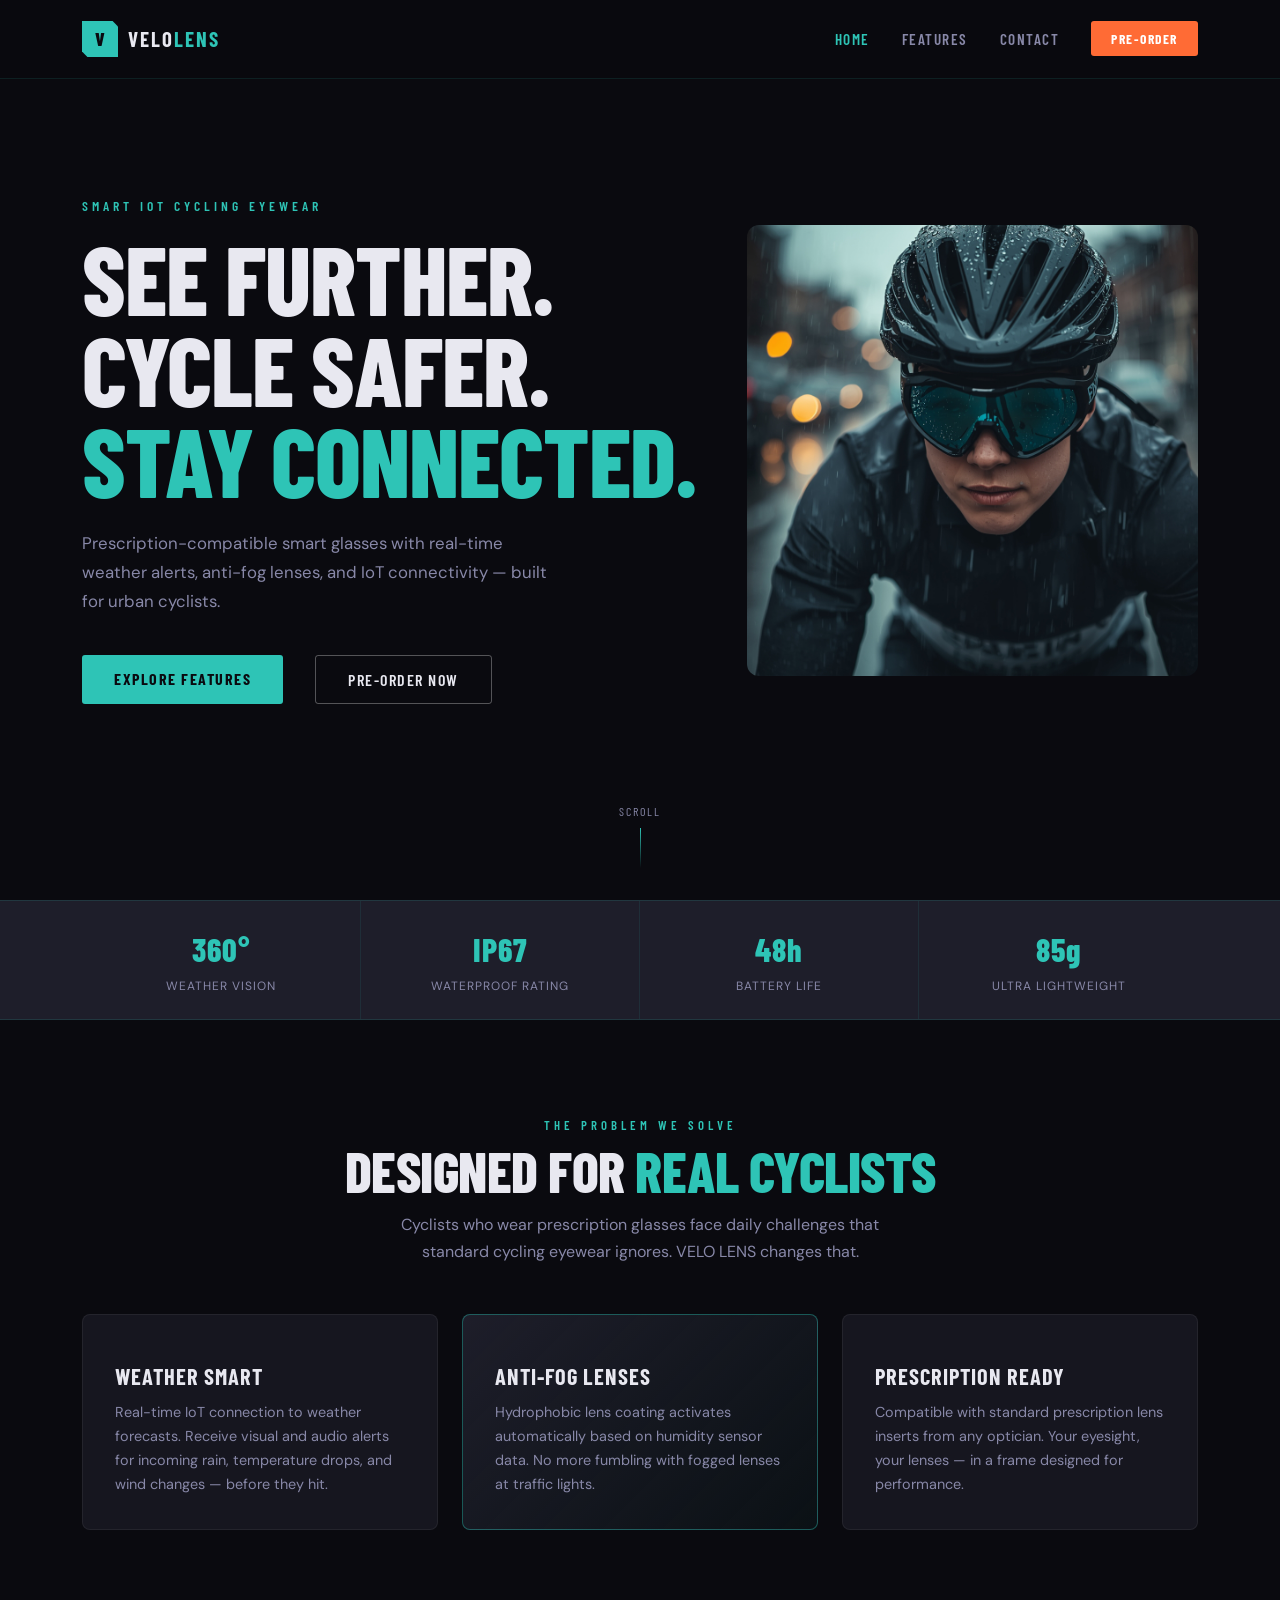
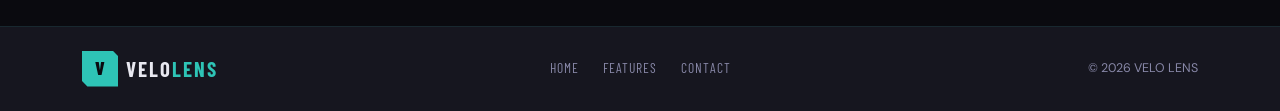
<file: index.html>
<!doctype html>

<html lang="en">
	<head>
    <meta charset="UTF-8" />
    <meta name="viewport" content="width=device-width, initial-scale=1.0" />
    <title>VELO LENS Smart Cycling Glasses</title>

    <link 
        rel="stylesheet" 
        href="https://cdn.jsdelivr.net/npm/bootstrap@5.3.0/dist/css/bootstrap.min.css" 
    />

    <link
        href="https://fonts.googleapis.com/css2?family=Barlow+Condensed:wght@300;400;600;700;800&family=DM+Sans:wght@300;400;500;600&display=swap"
        rel="stylesheet"
    />

    <link rel="stylesheet" href="css/style.css" />
</head>
	<body>
		
		<nav class="navbar navbar-expand-lg fixed-top" id="mainNav">
			<div class="container">
				<a class="navbar-brand" href="index.html">
					<span class="brand-icon">V</span>
					<span class="brand-text">VELO<span class="brand-accent">LENS</span></span>
				</a>
				<button
					class="navbar-toggler"
					type="button"
					data-bs-toggle="collapse"
					data-bs-target="#navContent"
				>
					<span class="navbar-toggler-icon"></span>
				</button>
				<div class="collapse navbar-collapse" id="navContent">
					<ul class="navbar-nav ms-auto">
						<li class="nav-item">
							<a class="nav-link active" href="index.html">Home</a>
						</li>
						<li class="nav-item">
							<a class="nav-link" href="features.html">Features</a>
						</li>
						<li class="nav-item">
							<a class="nav-link" href="contact.html">Contact</a>
						</li>
						<li class="nav-item ms-lg-3">
							<a class="btn btn-cta-sm" href="contact.html">Pre-Order</a>
						</li>
					</ul>
				</div>
			</div>
		</nav>

<section class="hero">	
	
	<div class="container hero-content">
		<div class="row align-items-center min-vh-100">
			<div class="col-lg-7">
				<p class="hero-eyebrow">Smart IoT Cycling Eyewear</p>
				<h1 class="hero-title">
					See Further.<br />Cycle Safer.<br /><span class="text-teal"
						>Stay Connected.</span
					>
				</h1>
				<p class="hero-subtitle">
					Prescription-compatible smart glasses with real-time weather alerts, anti-fog
					lenses, and IoT connectivity — built for urban cyclists.
				</p>
				<div class="hero-btns">
					<a href="features.html" class="btn btn-primary-cta me-3">Explore Features</a>
					<a href="contact.html" class="btn btn-outline-cta">Pre-Order Now</a>
				</div>
			</div>
			<div class="col-lg-5 d-none d-lg-flex justify-content-center align-items-center">
				<img
					src="assets/ImageCycle.jpg"
					alt="VeloLens Commuter Image"
					class="hero-img"
				/>
			</div>
		</div>
	</div>
	<div class="hero-scroll">
		<span>Scroll</span>
		<div class="scroll-line"></div>
	</div>
</section>
 <!-- STATS BAR -->
  <section class="stats-bar">
    <div class="container">
      <div class="row g-0">
        <div class="col-6 col-md-3 stat-item">
          <span class="stat-num">360°</span>
          <span class="stat-label">Weather Vision</span>
        </div>
        <div class="col-6 col-md-3 stat-item">
          <span class="stat-num">IP67</span>
          <span class="stat-label">Waterproof Rating</span>
        </div>
        <div class="col-6 col-md-3 stat-item">
          <span class="stat-num">48h</span>
          <span class="stat-label">Battery Life</span>
        </div>
        <div class="col-6 col-md-3 stat-item">
          <span class="stat-num">85g</span>
          <span class="stat-label">Ultra Lightweight</span>
        </div>
      </div>
    </div>
  </section>

<!-- WHY VELO LENS -->
<section class="section-dark py-5">
	<div class="container py-5">
		<div class="row mb-5">
			<div class="col-12 text-center">
				<p class="section-eyebrow">The Problem We Solve</p>
				<h2 class="section-title">
					Designed for <span class="text-teal">Real Cyclists</span>
				</h2>
				<p class="section-sub">
					Cyclists who wear prescription glasses face daily challenges that standard
					cycling eyewear ignores. VELO LENS changes that.
				</p>
			</div>
		</div>
		<div class="row g-4">
			<div class="col-md-4">
				<div class="feature-card">
					<div class="feature-icon"><i class="fa-solid fa-cloud-rain"></i></div>
					<h3 class="feature-title">Weather Smart</h3>
					<p class="feature-text">
						Real-time IoT connection to weather forecasts. Receive visual and audio
						alerts for incoming rain, temperature drops, and wind changes — before they
						hit.
					</p>
				</div>
			</div>
			<div class="col-md-4">
				<div class="feature-card feature-card--highlight">
					<div class="feature-icon"><i class="fa-solid fa-eye"></i></div>
					<h3 class="feature-title">Anti-Fog Lenses</h3>
					<p class="feature-text">
						Hydrophobic lens coating activates automatically based on humidity sensor
						data. No more fumbling with fogged lenses at traffic lights.
					</p>
				</div>
			</div>
			<div class="col-md-4">
				<div class="feature-card">
					<div class="feature-icon"><i class="fa-solid fa-glasses"></i></div>
					<h3 class="feature-title">Prescription Ready</h3>
					<p class="feature-text">
						Compatible with standard prescription lens inserts from any optician. Your
						eyesight, your lenses — in a frame designed for performance.
					</p>
				</div>
			</div>
		</div>
	</div>
</section>


<!-- FOOTER -->
<footer class="site-footer py-4">
  <div class="container">
    <div class="row align-items-center">
      <div class="col-md-4 text-center text-md-start mb-3 mb-md-0">
        <a class="footer-brand" href="index.html">
          <span class="brand-icon">V</span>
          <span class="brand-text">VELO<span class="brand-accent">LENS</span></span>
        </a>
      </div>

      <div class="col-md-4 text-center mb-3 mb-md-0">
        <nav class="footer-nav">
          <a href="index.html">Home</a>
          <a href="features.html">Features</a>
          <a href="contact.html">Contact</a>
        </nav>
      </div>

      <div class="col-md-4 text-center text-md-end">
        <p class="footer-copy mb-0">© 2026 VELO LENS</p>
      </div>
    </div>
  </div>
</footer>
</file>
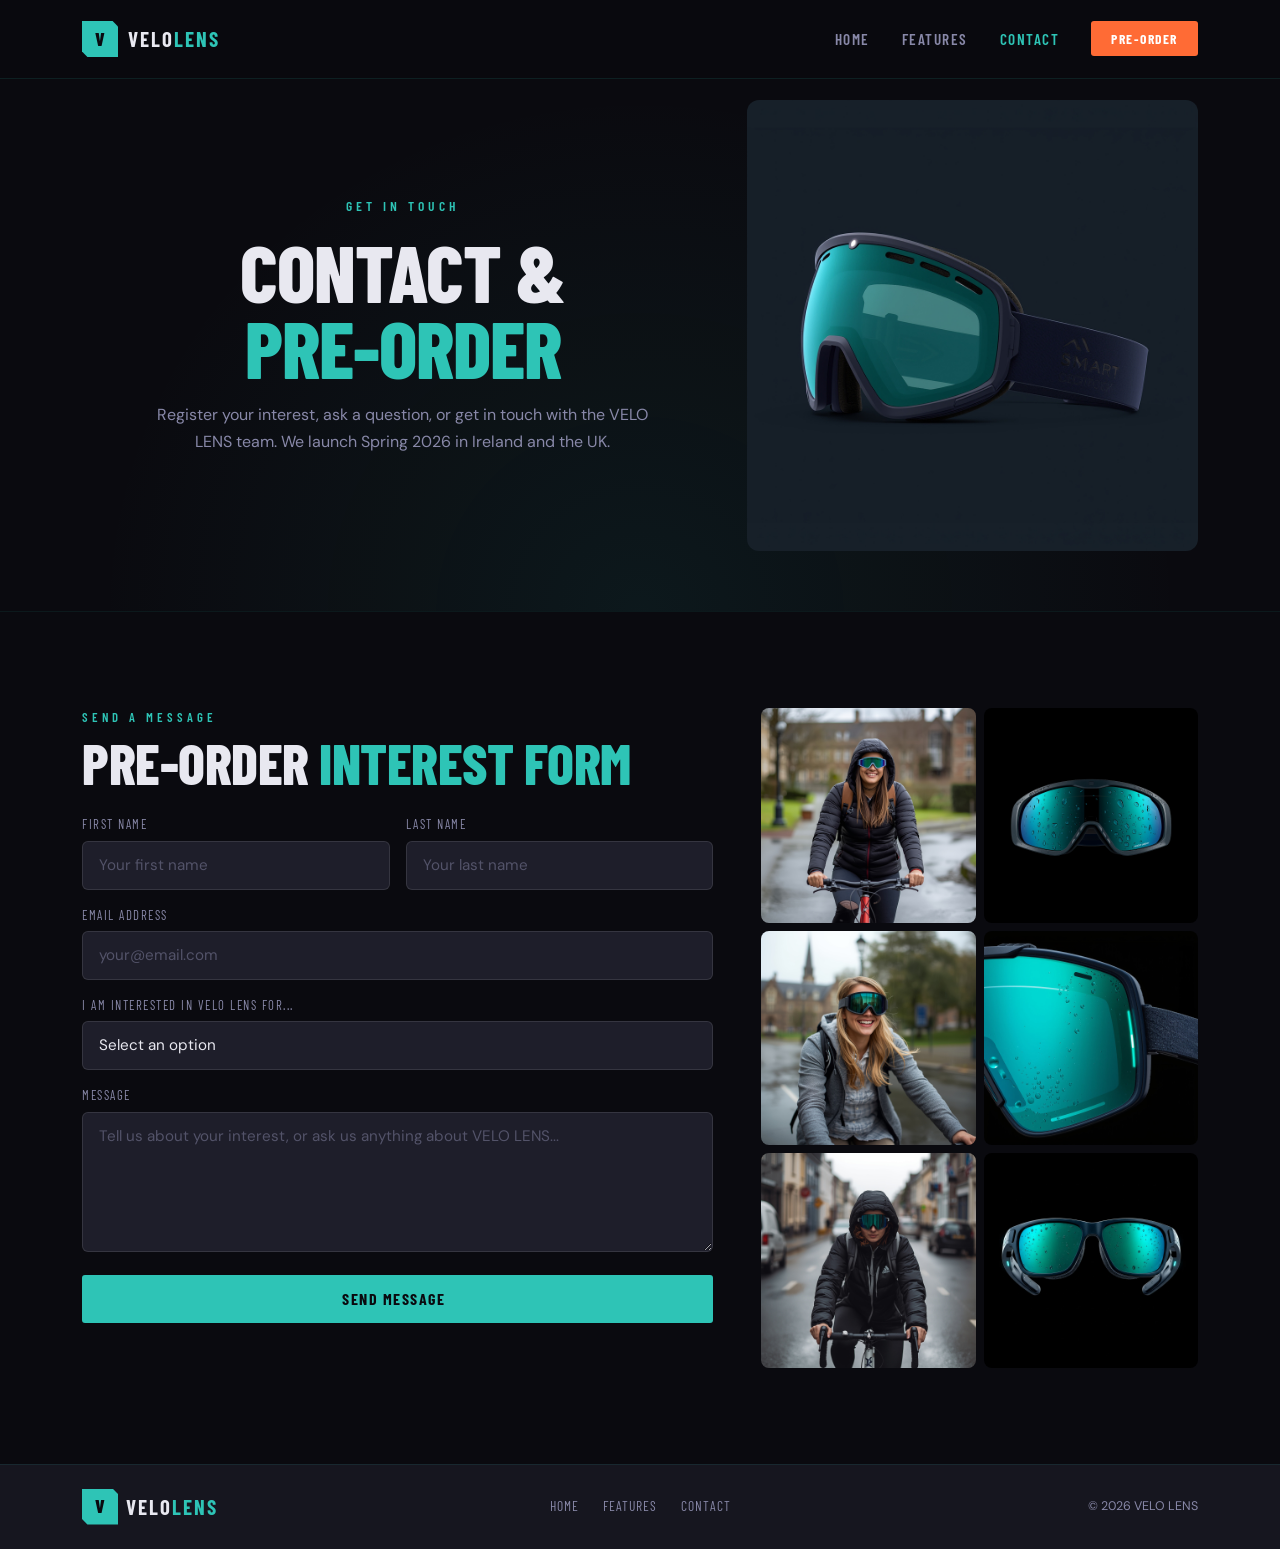
<file: contact.html>
<!doctype html>
<html lang="en">
	<head>
		<meta charset="UTF-8" />
		<meta name="viewport" content="width=device-width, initial-scale=1.0" />
		<title>Contact — VELO LENS</title>
		<link
			rel="stylesheet"
			href="https://cdn.jsdelivr.net/npm/bootstrap@5.3.0/dist/css/bootstrap.min.css"
		/>

		<link
			href="https://fonts.googleapis.com/css2?family=Barlow+Condensed:wght@300;400;600;700;800&family=DM+Sans:wght@300;400;500;600&display=swap"
			rel="stylesheet"
		/>

		<link rel="stylesheet" href="css/style.css" />
	</head>
	<body>
		
		<!-- NAVIGATION -->
		<nav class="navbar navbar-expand-lg fixed-top" id="mainNav">
			<div class="container">
				<a class="navbar-brand" href="index.html">
					<span class="brand-icon">V</span>
					<span class="brand-text">VELO<span class="brand-accent">LENS</span></span>
				</a>
				<button
					class="navbar-toggler"
					type="button"
					data-bs-toggle="collapse"
					data-bs-target="#navContent"
				>
					<span class="navbar-toggler-icon"></span>
				</button>
				<div class="collapse navbar-collapse" id="navContent">
					<ul class="navbar-nav ms-auto">
						<li class="nav-item"><a class="nav-link" href="index.html">Home</a></li>
						<li class="nav-item">
							<a class="nav-link" href="features.html">Features</a>
						</li>
						<li class="nav-item">
							<a class="nav-link active" href="contact.html">Contact</a>
						</li>
						<li class="nav-item ms-lg-3">
							<a class="btn btn-cta-sm" href="contact.html">Pre-Order</a>
						</li>
					</ul>
				</div>
			</div>
		</nav>

		<!--
		PAGE HERO -->

		<section class="page-hero">
			<div class="container">
				<div class="row align-items-center">
					<!-- COLUNA ESQUERDA: texto -->
					<div class="col-lg-7">
						<p class="hero-eyebrow">Get in Touch</p>
						<h1 class="page-hero-title">
							Contact &<br /><span class="text-teal">Pre-Order</span>
						</h1>
						<p class="page-hero-sub">
							Register your interest, ask a question, or get in touch with the VELO
							LENS team. We launch Spring 2026 in Ireland and the UK.
						</p>
					</div>

					<!-- COLUNA DIREITA: imagem -->
					<div class="col-lg-5 d-flex justify-content-center align-items-center">
						<img
							src="assets/ImageVeloLens.jpg"
							alt="VeloLens smart cycling goggles"
							class="hero-img"
						/>
					</div>
				</div>
			</div>
		</section>

		<!-- CONTACT SECTION -->
		<section class="section-dark py-5">
			<div class="container py-5">
				<div class="row g-5">
					<!-- FORM -->
					<div class="col-lg-7">
						<p class="section-eyebrow">Send a Message</p>
						<h2 class="section-title mb-4">
							Pre-Order <span class="text-teal">Interest Form</span>
						</h2>
						<form class="contact-form" id="contactForm" method="post" action="#">
							<div class="row g-3">
								<div class="col-md-6">
									<label class="form-label">First Name</label>
									<input
										type="text"
										class="form-input"
										placeholder="Your first name"
										required
									/>
								</div>
								<div class="col-md-6">
									<label class="form-label">Last Name</label>
									<input
										type="text"
										class="form-input"
										placeholder="Your last name"
										
									/>
								</div>
								<div class="col-12">
									<label class="form-label">Email Address</label>
									<input
										type="email"
										class="form-input"
										placeholder="your@email.com"
										required
									/>
								</div>
								<div class="col-12">
									<label class="form-label"
										>I am interested in VELO LENS for...</label
									>
									<select class="form-input">
										<option value="">Select an option</option>
										<option>Daily commute cycling</option>
										<option>Road cycling / sport</option>
										<option>Mountain biking</option>
										<option>Casual weekend cycling</option>
									</select>
								</div>
								<div class="col-12">
									<label class="form-label">Message</label>
									<textarea
										class="form-input form-textarea"
										rows="5"
										placeholder="Tell us about your interest, or ask us anything about VELO LENS..."
									></textarea>
								</div>
								<div class="col-12">
									<button type="submit" class="btn btn-primary-cta w-100">
										Send Message <i class="fa-solid fa-paper-plane ms-2"></i>
									</button>
								</div>
							</div>
						</form>
						
					</div>

					<!-- PHOTO GRID -->
<div class="col-lg-5">
    <div class="row g-2">
        <div class="col-6">
            <img src="assets/ImageCommuter2.jpg" alt="Cyclist in Galway" class="contact-photo" />
        </div>
        <div class="col-6">
            <img src="assets/ImageVeloLens3.jpg" alt="Cyclist in Galway" class="contact-photo" />
        </div>
        <div class="col-6">
            <img src="assets/ImageCommuter.jpg" alt="Cycling commuter" class="contact-photo" />
        </div>
        <div class="col-6">
            <img src="assets/ImageVeloLens4.jpg" alt="Smart goggles detail" class="contact-photo" />
        </div>
        <div class="col-6">
            <img src="assets/ImageCommuter3.jpg" alt="Student cyclist" class="contact-photo" />
        </div>
        <div class="col-6">
            <img src="assets/imageEarsFull.jpg" alt="Smart LENS ears version" class="contact-photo" />
        </div>
    </div>
</div>
		</section>

		
	<!-- FOOTER -->
<footer class="site-footer py-4">
  <div class="container">
    <div class="row align-items-center">
      <div class="col-md-4 text-center text-md-start mb-3 mb-md-0">
        <a class="footer-brand" href="index.html">
          <span class="brand-icon">V</span>
          <span class="brand-text">VELO<span class="brand-accent">LENS</span></span>
        </a>
      </div>

      <div class="col-md-4 text-center mb-3 mb-md-0">
        <nav class="footer-nav">
          <a href="index.html">Home</a>
          <a href="features.html">Features</a>
          <a href="contact.html">Contact</a>
        </nav>
      </div>

      <div class="col-md-4 text-center text-md-end">
        <p class="footer-copy mb-0">© 2026 VELO LENS</p>
      </div>
    </div>
  </div>
</footer>
</file>
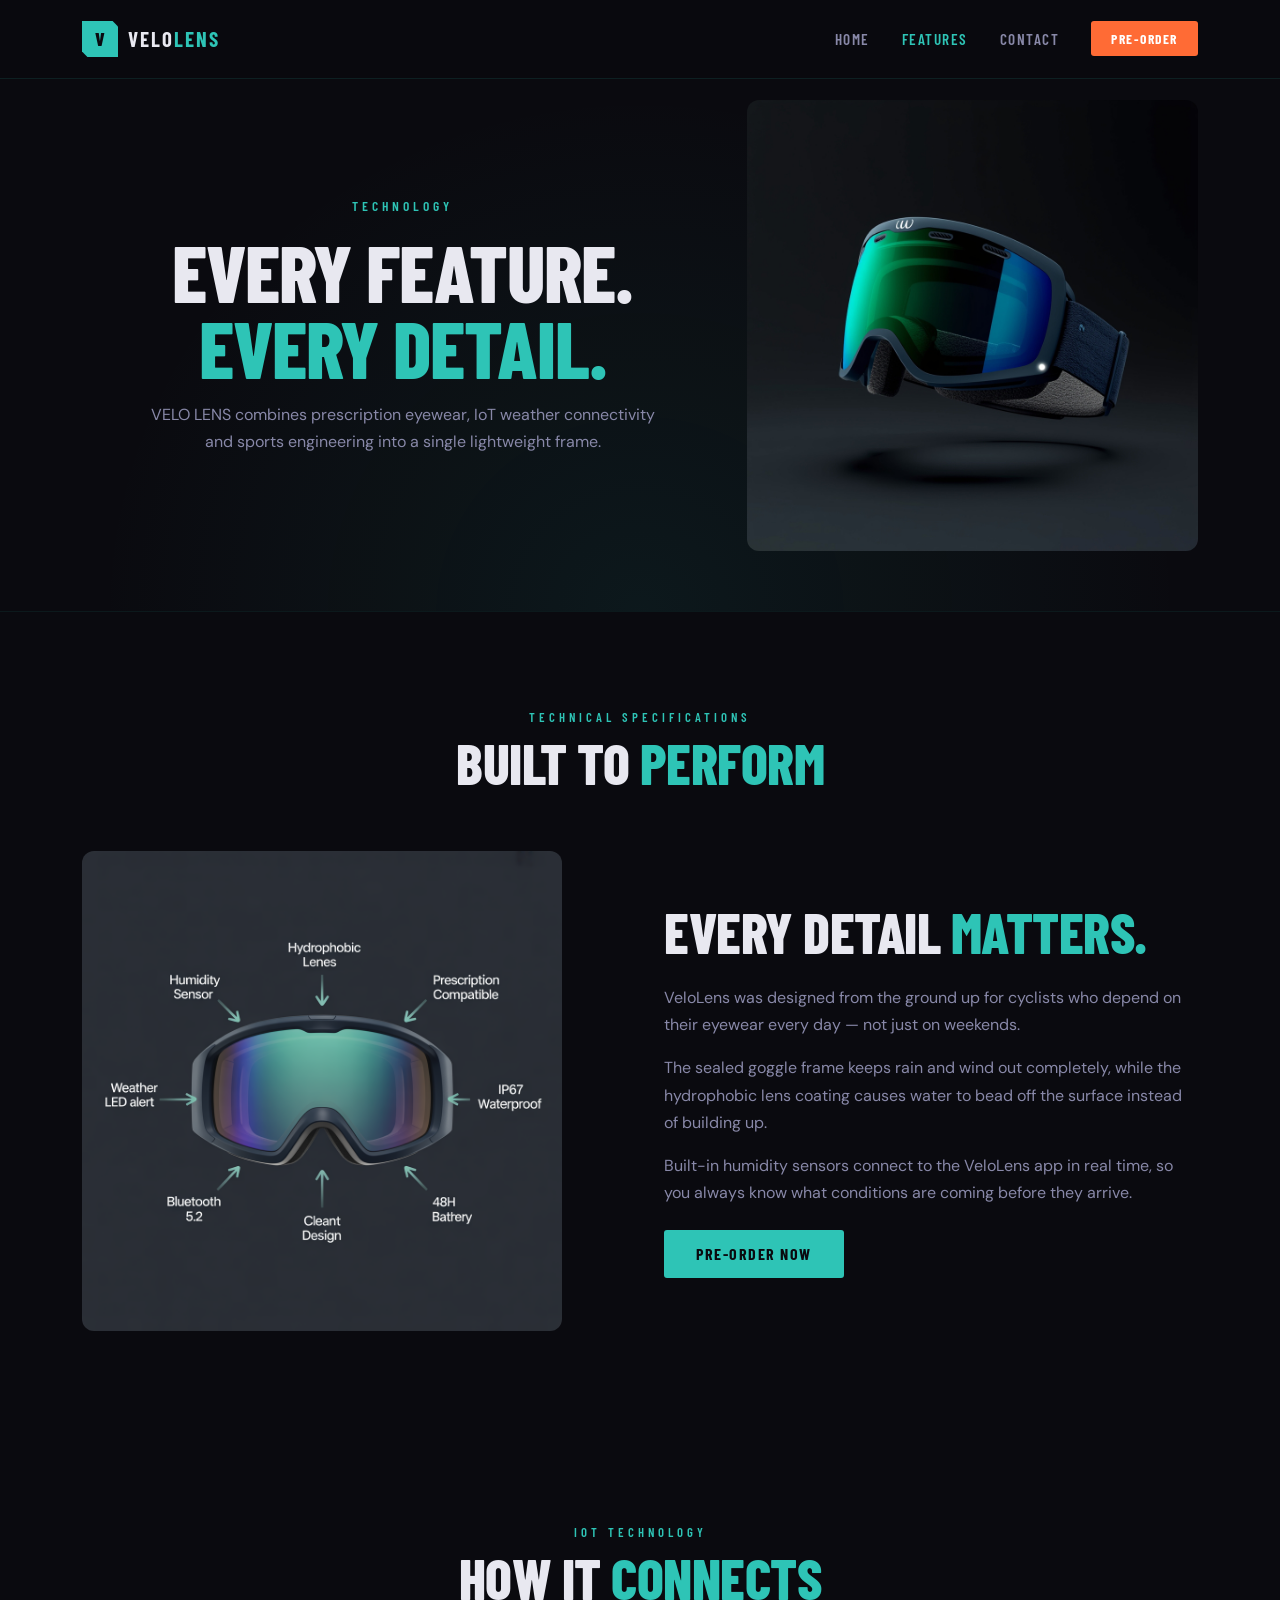
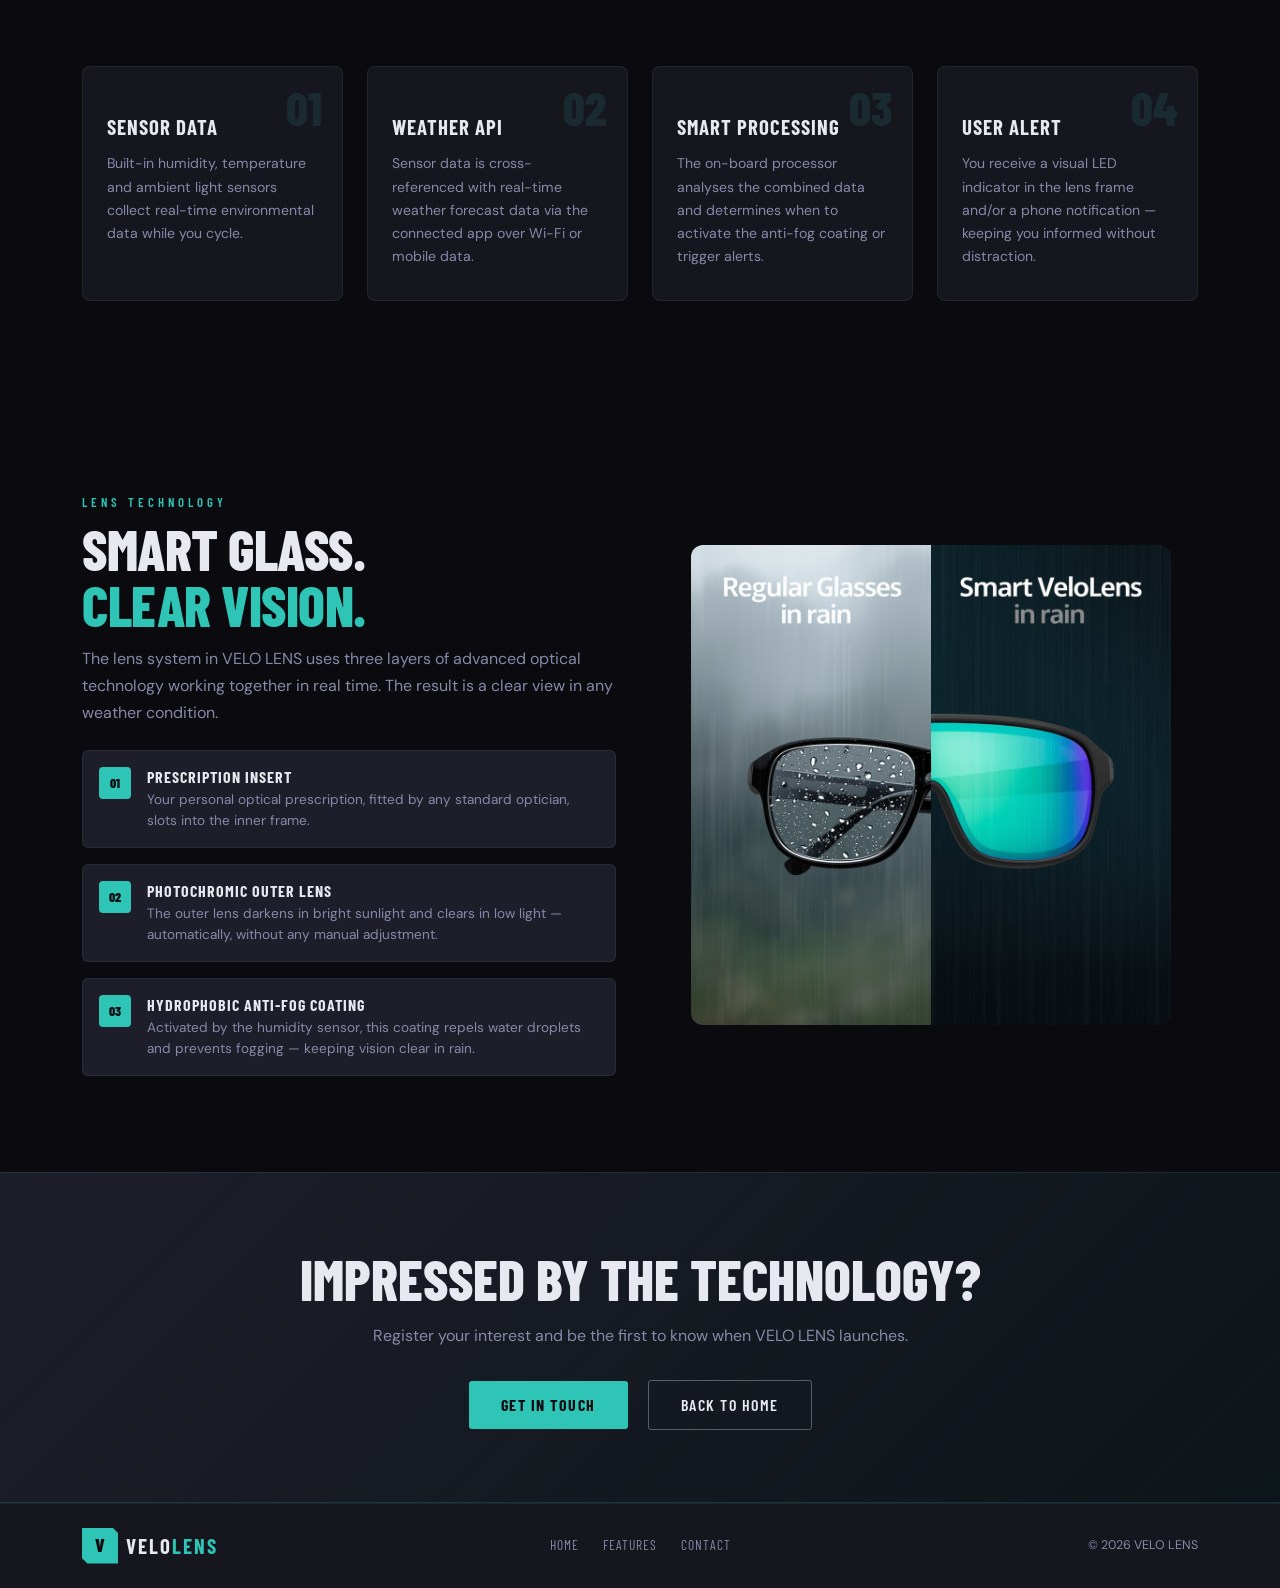
<file: features.html>
<!doctype html>
<html lang="en">
	<head>
		<meta charset="UTF-8" />						
		<meta name="viewport" content="width=device-width, initial-scale=1.0" />
		<title>Features — VELO LENS</title>
		
		 <link 
        rel="stylesheet" 
        href="https://cdn.jsdelivr.net/npm/bootstrap@5.3.0/dist/css/bootstrap.min.css" 
    />

    <link
        href="https://fonts.googleapis.com/css2?family=Barlow+Condensed:wght@300;400;600;700;800&family=DM+Sans:wght@300;400;500;600&display=swap"
        rel="stylesheet"
    />

    <link rel="stylesheet" href="css/style.css" />
	</head>

	<body>
		
		<!-- NAVIGATION -->
		<nav class="navbar navbar-expand-lg fixed-top" id="mainNav">
			<div class="container">
				<a class="navbar-brand" href="index.html">
					<span class="brand-icon">V</span>
					<span class="brand-text">VELO<span class="brand-accent">LENS</span></span>
				</a>
				<button
					class="navbar-toggler"
					type="button"
					data-bs-toggle="collapse"
					data-bs-target="#navContent"
				>
					<span class="navbar-toggler-icon"></span>
				</button>
				<div class="collapse navbar-collapse" id="navContent">
					<ul class="navbar-nav ms-auto">
						<li class="nav-item"><a class="nav-link" href="index.html">Home</a></li>
						<li class="nav-item">
							<a class="nav-link active" href="features.html">Features</a>
						</li>
						<li class="nav-item">
							<a class="nav-link" href="contact.html">Contact</a>
						</li>
						<li class="nav-item ms-lg-3">
							<a class="btn btn-cta-sm" href="contact.html">Pre-Order</a>
						</li>
					</ul>
				</div>
			</div>
		</nav>

		<!--PAGE HERO-->
		<section class="page-hero">
			<div class="container">
				<div class="row align-items-center">
					<!-- COLUNA ESQUERDA: texto -->
					<div class="col-lg-7">
						<p class="hero-eyebrow">Technology</p>
						<h1 class="page-hero-title">
							Every Feature.<br /><span class="text-teal">Every Detail.</span>
						</h1>
						<p class="page-hero-sub">
							VELO LENS combines prescription eyewear, IoT weather connectivity and
							sports engineering into a single lightweight frame.
						</p>
					</div>

					<!-- COLUNA DIREITA: imagem -->
					<div class="col-lg-5 d-flex justify-content-center align-items-center">
						<img
							src="assets/ImageVeloLens2.jpg"
							alt="VeloLens smart cycling goggles"
							class="hero-img"
						/>
					</div>
				</div>
			</div>
		</section>

		<!--TECH SPECS-->
<section class="section-dark py-5">
    <div class="container py-5">

        <!-- título centrado -->
        <div class="row mb-5">
            <div class="col-12 text-center">
                <p class="section-eyebrow">Technical Specifications</p>
                <h2 class="section-title">
                    Built to <span class="text-teal">Perform</span>
                </h2>
            </div>
        </div>

        <!-- imagem + texto lado a lado -->
        <div class="row align-items-center g-5">

            <!-- coluna esquerda: imagem -->
            <div class="col-lg-6">
                <img
                    src="assets/ImageDiagram.jpg"
                    alt="VeloLens Features Diagram"
                    class="hero-img"
                />
            </div>

            <!-- coluna direita: texto -->
            <div class="col-lg-6">
                <h3 class="section-title mb-4">
                    Every detail <span class="text-teal">matters.</span>
                </h3>
                <p class="section-sub mb-3">
                    VeloLens was designed from the ground up for cyclists who
                    depend on their eyewear every day — not just on weekends.
                </p>
                <p class="section-sub mb-3">
                    The sealed goggle frame keeps rain and wind out completely,
                    while the hydrophobic lens coating causes water to bead off
                    the surface instead of building up.
                </p>
                <p class="section-sub mb-4">
                    Built-in humidity sensors connect to the VeloLens app in
                    real time, so you always know what conditions are coming
                    before they arrive.
                </p>
                <a href="contact.html" class="btn btn-primary-cta">
                    Pre-Order Now
                </a>
            </div>

        </div>
    </div>
</section>

		<!-- IOT FEATURES -->
		<section class="app-section py-5">
			<div class="container py-5">
				<div class="row mb-5 text-center">
					<div class="col-12">
						<p class="section-eyebrow">IoT Technology</p>
						<h2 class="section-title">
							How It <span class="text-teal">Connects</span>
						</h2>
					</div>
				</div>
				<div class="row g-4">
					<div class="col-md-6 col-lg-3">
						<div class="iot-card">
							<div class="iot-step">01</div>
							<i class="fa-solid fa-satellite-dish iot-icon"></i>
							<h4 class="iot-title">Sensor Data</h4>
							<p class="iot-text">
								Built-in humidity, temperature and ambient light sensors collect
								real-time environmental data while you cycle.
							</p>
						</div>
					</div>
					<div class="col-md-6 col-lg-3">
						<div class="iot-card">
							<div class="iot-step">02</div>
							<i class="fa-solid fa-cloud iot-icon"></i>
							<h4 class="iot-title">Weather API</h4>
							<p class="iot-text">
								Sensor data is cross-referenced with real-time weather forecast data
								via the connected app over Wi-Fi or mobile data.
							</p>
						</div>
					</div>
					<div class="col-md-6 col-lg-3">
						<div class="iot-card">
							<div class="iot-step">03</div>
							<i class="fa-solid fa-microchip iot-icon"></i>
							<h4 class="iot-title">Smart Processing</h4>
							<p class="iot-text">
								The on-board processor analyses the combined data and determines
								when to activate the anti-fog coating or trigger alerts.
							</p>
						</div>
					</div>
					<div class="col-md-6 col-lg-3">
						<div class="iot-card">
							<div class="iot-step">04</div>
							<i class="fa-solid fa-bell iot-icon"></i>
							<h4 class="iot-title">User Alert</h4>
							<p class="iot-text">
								You receive a visual LED indicator in the lens frame and/or a phone
								notification — keeping you informed without distraction.
							</p>
						</div>
					</div>
				</div>
			</div>
		</section>

		<!-- LENS TECHNOLOGY -->
		<section class="section-dark py-5">
			<div class="container py-5">
				<div class="row align-items-center g-5">
					<div class="col-lg-6">
						<p class="section-eyebrow">Lens Technology</p>
						<h2 class="section-title">
							Smart Glass.<br /><span class="text-teal">Clear Vision.</span>
						</h2>
						<p class="section-text mb-4">
							The lens system in VELO LENS uses three layers of advanced optical
							technology working together in real time. The result is a clear view in
							any weather condition.
						</p>
						<div class="lens-layers">
							<div class="lens-layer">
								<div class="layer-badge">01</div>
								<div>
									<h5 class="layer-title">Prescription Insert</h5>
									<p class="layer-text">
										Your personal optical prescription, fitted by any standard
										optician, slots into the inner frame.
									</p>
								</div>
							</div>
							<div class="lens-layer">
								<div class="layer-badge">02</div>
								<div>
									<h5 class="layer-title">Photochromic Outer Lens</h5>
									<p class="layer-text">
										The outer lens darkens in bright sunlight and clears in low
										light — automatically, without any manual adjustment.
									</p>
								</div>
							</div>
							<div class="lens-layer">
								<div class="layer-badge">03</div>
								<div>
									<h5 class="layer-title">Hydrophobic Anti-Fog Coating</h5>
									<p class="layer-text">
										Activated by the humidity sensor, this coating repels water
										droplets and prevents fogging — keeping vision clear in
										rain.
									</p>
								</div>
							</div>
						</div>
					</div>
				<div class="col-lg-6 d-flex justify-content-center">
  <img
    src="assets/ImageSplit.jpg"
    alt="VeloLens lens technology visual"
    class="hero-img"
  />
</div>
		</section>

		
		<!-- CTA BANNER-->
		<section class="cta-banner py-5">
			<div class="container py-4 text-center">
				<h2 class="cta-title">Impressed by the technology?</h2>
				<p class="cta-sub">
					Register your interest and be the first to know when VELO LENS launches.
				</p>
				<a href="contact.html" class="btn btn-primary-cta me-3">Get in Touch</a>
				<a href="index.html" class="btn btn-outline-cta">Back to Home</a>
			</div>
		</section>

	<!-- FOOTER -->
<footer class="site-footer py-4">
  <div class="container">
    <div class="row align-items-center">
      <div class="col-md-4 text-center text-md-start mb-3 mb-md-0">
        <a class="footer-brand" href="index.html">
          <span class="brand-icon">V</span>
          <span class="brand-text">VELO<span class="brand-accent">LENS</span></span>
        </a>
      </div>

      <div class="col-md-4 text-center mb-3 mb-md-0">
        <nav class="footer-nav">
          <a href="index.html">Home</a>
          <a href="features.html">Features</a>
          <a href="contact.html">Contact</a>
        </nav>
      </div>

      <div class="col-md-4 text-center text-md-end">
        <p class="footer-copy mb-0">© 2026 VELO LENS</p>
      </div>
    </div>
  </div>
</footer>
</file>
<file: css/style.css>
/* ===== VELO LENS — style.css ===== */

:root {
  --teal: #2EC4B6;
  --teal-dark: #1A9C96;
  --teal-glow: rgba(46, 196, 182, 0.15);
  --dark: #0A0A0F;
  --dark-2: #111118;
  --dark-3: #16161F;
  --dark-4: #1E1E2A;
  --text-main: #E8E8F0;
  --text-muted: #8888A8;
  --orange: #FF6B35;
  --font-head: 'Barlow Condensed', sans-serif;
  --font-body: 'DM Sans', sans-serif;
}

* { box-sizing: border-box; }
.hero-img {
  width: 100%;
  max-width: 480px;
  border-radius: 12px;
}
body {
  background-color: var(--dark);
  color: var(--text-main);
  font-family: var(--font-body);
  margin: 0;
  overflow-x: hidden;
}

/* ===== NAVBAR ===== */
#mainNav {
  background: rgba(10, 10, 15, 0.92);
  backdrop-filter: blur(12px);
  border-bottom: 1px solid rgba(46, 196, 182, 0.12);
  padding: 1rem 0;
  transition: all 0.3s ease;
}

.navbar-brand { text-decoration: none; display: flex; align-items: center; gap: 10px; }

.brand-icon {
  width: 36px; height: 36px;
  background: var(--teal);
  color: var(--dark);
  font-family: var(--font-head);
  font-weight: 800;
  font-size: 1.2rem;
  display: flex; align-items: center; justify-content: center;
  clip-path: polygon(0 0, 85% 0, 100% 15%, 100% 100%, 15% 100%, 0 85%);
}

.brand-text {
  font-family: var(--font-head);
  font-weight: 700;
  font-size: 1.3rem;
  letter-spacing: 2px;
  color: var(--text-main);
}

.brand-accent { color: var(--teal); }

.nav-link {
  font-family: var(--font-head);
  font-weight: 600;
  font-size: 0.95rem;
  letter-spacing: 1.5px;
  text-transform: uppercase;
  color: var(--text-muted) !important;
  transition: color 0.2s;
  padding: 0.4rem 1rem !important;
}

.nav-link:hover, .nav-link.active { color: var(--teal) !important; }

.btn-cta-sm {
  background: var(--orange);
  color: #fff !important;
  font-family: var(--font-head);
  font-weight: 700;
  font-size: 0.85rem;
  letter-spacing: 1.5px;
  text-transform: uppercase;
  padding: 0.4rem 1.2rem;
  border-radius: 3px;
  text-decoration: none;
  transition: background 0.2s;
}
.btn-cta-sm:hover { background: #e0541e; }

.navbar-toggler {
  border-color: var(--teal);
}
.navbar-toggler-icon {
  background-image: url("data:image/svg+xml,%3csvg xmlns='http://www.w3.org/2000/svg' viewBox='0 0 30 30'%3e%3cpath stroke='rgba%2846,196,182,1%29' stroke-linecap='round' stroke-miterlimit='10' stroke-width='2' d='M4 7h22M4 15h22M4 23h22'/%3e%3c/svg%3e");
}

/* ===== BUTTONS ===== */
.btn-primary-cta {
  background: var(--teal);
  color: var(--dark) !important;
  font-family: var(--font-head);
  font-weight: 700;
  font-size: 1rem;
  letter-spacing: 1.5px;
  text-transform: uppercase;
  padding: 0.75rem 2rem;
  border-radius: 3px;
  text-decoration: none;
  display: inline-block;
  transition: background 0.2s, transform 0.2s;
  border: none;
}
.btn-primary-cta:hover { background: var(--teal-dark); transform: translateY(-1px); }

.btn-outline-cta {
  background: transparent;
  color: var(--text-main) !important;
  font-family: var(--font-head);
  font-weight: 600;
  font-size: 1rem;
  letter-spacing: 1.5px;
  text-transform: uppercase;
  padding: 0.73rem 2rem;
  border-radius: 3px;
  border: 1px solid rgba(255,255,255,0.3);
  text-decoration: none;
  display: inline-block;
  transition: border-color 0.2s, color 0.2s;
}
.btn-outline-cta:hover { border-color: var(--teal); color: var(--teal) !important; }

/* ===== HERO ===== */
.hero {
  position: relative;
  min-height: 100vh;
  display: flex;
  align-items: center;
  overflow: hidden;
}

.hero-content { position: relative; z-index: 2; }

.hero-eyebrow {
  font-family: var(--font-head);
  font-size: 0.85rem;
  font-weight: 600;
  letter-spacing: 4px;
  text-transform: uppercase;
  color: var(--teal);
  margin-bottom: 1rem;
}

.hero-title {
  font-family: var(--font-head);
  font-size: clamp(3rem, 8vw, 6rem);
  font-weight: 800;
  line-height: 0.95;
  letter-spacing: -1px;
  text-transform: uppercase;
  color: var(--text-main);
  margin-bottom: 1.5rem;
}

.text-teal { color: var(--teal); }

.hero-subtitle {
  font-size: 1.05rem;
  color: var(--text-muted);
  max-width: 480px;
  line-height: 1.7;
  margin-bottom: 2.5rem;
}

.hero-btns { display: flex; flex-wrap: wrap; gap: 1rem; }


.hero-scroll {
  position: absolute;
  bottom: 2rem; left: 50%;
  transform: translateX(-50%);
  display: flex; flex-direction: column; align-items: center; gap: 0.5rem;
  color: var(--text-muted);
  font-family: var(--font-head);
  font-size: 0.75rem;
  letter-spacing: 2px;
  text-transform: uppercase;
  z-index: 2;
}

.scroll-line {
  width: 1px; height: 40px;
  background: linear-gradient(to bottom, var(--teal), transparent);
  animation: scrollPulse 2s ease-in-out infinite;
}

@keyframes scrollPulse { 0%,100% { opacity: 0.3 } 50% { opacity: 1 } }

/* ===== STATS BAR ===== */
.stats-bar {
  background: var(--dark-4);
  border-top: 1px solid rgba(46,196,182,0.15);
  border-bottom: 1px solid rgba(46,196,182,0.15);
}

.stat-item {
  padding: 1.5rem 1rem;
  display: flex; flex-direction: column; align-items: center;
  border-right: 1px solid rgba(46,196,182,0.1);
  transition: background 0.2s;
}
.stat-item:last-child { border-right: none; }
.stat-item:hover { background: var(--teal-glow); }

.stat-num {
  font-family: var(--font-head);
  font-size: 2rem;
  font-weight: 800;
  color: var(--teal);
  letter-spacing: 1px;
}

.stat-label {
  font-size: 0.75rem;
  color: var(--text-muted);
  text-transform: uppercase;
  letter-spacing: 1px;
  margin-top: 0.25rem;
}

/* ===== SECTIONS ===== */
.section-dark { background: var(--dark); }


.section-eyebrow {
  font-family: var(--font-head);
  font-size: 0.8rem;
  font-weight: 600;
  letter-spacing: 4px;
  text-transform: uppercase;
  color: var(--teal);
  margin-bottom: 0.5rem;
}

.section-title {
  font-family: var(--font-head);
  font-size: clamp(2rem, 5vw, 3.5rem);
  font-weight: 800;
  text-transform: uppercase;
  letter-spacing: -0.5px;
  line-height: 1;
  color: var(--text-main);
  margin-bottom: 0.75rem;
}

.section-sub {
  color: var(--text-muted);
  max-width: 540px;
  margin: 0 auto;
  line-height: 1.7;
}

.section-text {
  color: var(--text-muted);
  line-height: 1.7;
  font-size: 1rem;
}

/* ===== FEATURE CARDS ===== */
.feature-card {
  background: var(--dark-3);
  border: 1px solid rgba(255,255,255,0.06);
  border-radius: 8px;
  padding: 2rem;
  height: 100%;
  transition: border-color 0.3s, transform 0.3s;
}

.feature-card:hover {
  border-color: rgba(46,196,182,0.3);
  transform: translateY(-4px);
}

.feature-card--highlight {
  border-color: rgba(46,196,182,0.4);
  background: linear-gradient(135deg, var(--dark-4), rgba(46,196,182,0.04));
}

.feature-icon {
  font-size: 2rem;
  color: var(--teal);
  margin-bottom: 1rem;
}

.feature-title {
  font-family: var(--font-head);
  font-size: 1.4rem;
  font-weight: 700;
  text-transform: uppercase;
  letter-spacing: 1px;
  color: var(--text-main);
  margin-bottom: 0.75rem;
}

.feature-text {
  color: var(--text-muted);
  font-size: 0.9rem;
  line-height: 1.65;
  margin: 0;
}


/* ===== CTA BANNER ===== */
.cta-banner {
  background: linear-gradient(135deg, var(--dark-4), rgba(46,196,182,0.06));
  border-top: 1px solid rgba(46,196,182,0.15);
  border-bottom: 1px solid rgba(46,196,182,0.15);
}

.cta-title {
  font-family: var(--font-head);
  font-size: clamp(2rem, 5vw, 3.5rem);
  font-weight: 800;
  text-transform: uppercase;
  color: var(--text-main);
  margin-bottom: 0.75rem;
}

.cta-sub {
  color: var(--text-muted);
  margin-bottom: 2rem;
  font-size: 1rem;
}

/* ===== FOOTER ===== */
.site-footer {
  background: var(--dark-3);
  border-top: 1px solid rgba(46,196,182,0.1);
}

.footer-brand { text-decoration: none; display: inline-flex; align-items: center; gap: 8px; }

.footer-nav { display: flex; gap: 1.5rem; justify-content: center; }
.footer-nav a {
  color: var(--text-muted);
  text-decoration: none;
  font-family: var(--font-head);
  font-size: 0.85rem;
  letter-spacing: 1px;
  text-transform: uppercase;
  transition: color 0.2s;
}
.footer-nav a:hover { color: var(--teal); }

.social-link {
  color: var(--text-muted);
  font-size: 1rem;
  margin-left: 1rem;
  transition: color 0.2s;
  text-decoration: none;
}
.social-link:hover { color: var(--teal); }

.footer-hr { border-color: rgba(255,255,255,0.06); margin: 1rem 0 0.75rem; }

.footer-copy {
  font-size: 0.78rem;
  color: var(--text-muted);
  margin: 0;
}

/* ===== PAGE HERO (inner pages) ===== */
.page-hero {
  padding: 100px 0 60px;
  background:
    radial-gradient(ellipse at 50% 100%, rgba(46,196,182,0.08) 0%, transparent 60%),
    var(--dark);
  border-bottom: 1px solid rgba(46,196,182,0.08);
  text-align: center;
}

.page-hero-title {
  font-family: var(--font-head);
  font-size: clamp(2.5rem, 7vw, 5rem);
  font-weight: 800;
  text-transform: uppercase;
  letter-spacing: -1px;
  line-height: 0.95;
  color: var(--text-main);
  margin-bottom: 1rem;
}

.page-hero-sub {
  color: var(--text-muted);
  max-width: 520px;
  margin: 0 auto;
  line-height: 1.7;
}
.contact-photo {
    width: 100%;
    aspect-ratio: 1 / 1;
    object-fit: cover;
    border-radius: 8px;
}
/* ===== SPECS DIAGRAM ===== */
.spec-diagram {
  background: var(--dark-4);
  border: 1px solid rgba(46,196,182,0.15);
  border-radius: 8px;
  padding: 2rem;
  text-align: center;
  height: 100%;
  display: flex; flex-direction: column; align-items: center; justify-content: center; gap: 1.5rem;
}

.spec-frame {
  position: relative;
  width: 240px; height: 120px;
}

.spec-lens-area {
  width: 240px; height: 120px;
  border: 2px solid rgba(46,196,182,0.5);
  border-radius: 16px;
  display: flex; align-items: center; justify-content: center;
  background: rgba(46,196,182,0.03);
  position: relative;
}

.spec-lens-area::before {
  content: '';
  position: absolute;
  left: 50%; top: 0; bottom: 0;
  width: 2px;
  background: rgba(46,196,182,0.3);
  transform: translateX(-50%);
}

.spec-lens-inner { display: flex; align-items: center; gap: 1rem; }
.spec-glasses-icon { font-size: 3rem; color: rgba(46,196,182,0.6); }

.spec-caption {
  font-family: var(--font-head);
  font-size: 0.75rem;
  letter-spacing: 2px;
  text-transform: uppercase;
  color: var(--text-muted);
  margin: 0;
}

.spec-annotations { position: absolute; inset: -40px; pointer-events: none; }

/* ===== SPECS TABLE ===== */

.specs-table thead th {
  background: var(--teal);
  color: var(--dark);
  font-family: var(--font-head);
  font-weight: 700;
  letter-spacing: 2px;
  text-transform: uppercase;
  padding: 0.75rem 1rem;
  font-size: 0.85rem;
  border-radius: 6px 6px 0 0;
}

.specs-table tbody tr:nth-child(odd) { background: var(--dark-4); }
.specs-table tbody tr:nth-child(even) { background: var(--dark-3); }

.specs-table tbody td {
  padding: 0.65rem 1rem;
  border-bottom: 1px solid rgba(255,255,255,0.04);
  color: var(--text-main);
}

.specs-table tbody td:first-child {
  color: var(--text-muted);
  font-size: 0.85rem;
  text-transform: uppercase;
  letter-spacing: 0.5px;
  width: 45%;
}

/* ===== IOT CARDS ===== */
.iot-card {
  background: var(--dark-3);
  border: 1px solid rgba(255,255,255,0.06);
  border-radius: 8px;
  padding: 2rem 1.5rem;
  position: relative;
  transition: border-color 0.3s, transform 0.3s;
  height: 100%;
}

.iot-card:hover {
  border-color: rgba(46,196,182,0.35);
  transform: translateY(-4px);
}

.iot-step {
  font-family: var(--font-head);
  font-size: 3rem;
  font-weight: 800;
  color: rgba(46,196,182,0.12);
  position: absolute;
  top: 1rem; right: 1.25rem;
  line-height: 1;
}

.iot-icon { font-size: 2rem; color: var(--teal); margin-bottom: 1rem; display: block; }

.iot-title {
  font-family: var(--font-head);
  font-size: 1.3rem;
  font-weight: 700;
  text-transform: uppercase;
  letter-spacing: 1px;
  color: var(--text-main);
  margin-bottom: 0.75rem;
}

.iot-text { color: var(--text-muted); font-size: 0.88rem; line-height: 1.65; margin: 0; }

/* ===== LENS LAYERS ===== */
.lens-layers { display: flex; flex-direction: column; gap: 1rem; }

.lens-layer {
  display: flex; align-items: flex-start; gap: 1rem;
  padding: 1rem;
  background: var(--dark-4);
  border: 1px solid rgba(255,255,255,0.06);
  border-radius: 6px;
  transition: border-color 0.2s;
}

.lens-layer:hover { border-color: rgba(46,196,182,0.25); }

.layer-badge {
  width: 32px; height: 32px;
  background: var(--teal);
  color: var(--dark);
  font-family: var(--font-head);
  font-weight: 800;
  font-size: 0.85rem;
  border-radius: 4px;
  display: flex; align-items: center; justify-content: center;
  flex-shrink: 0;
}

.layer-title {
  font-family: var(--font-head);
  font-size: 1rem;
  font-weight: 700;
  text-transform: uppercase;
  letter-spacing: 1px;
  color: var(--text-main);
  margin-bottom: 0.25rem;
}

.layer-text { color: var(--text-muted); font-size: 0.85rem; margin: 0; }



/* ===== MINI FEATURE GRID ===== */

.mini-feature:hover {
  border-color: rgba(46,196,182,0.3);
  background: var(--dark-4);
}

/* ===== CONTACT PAGE ===== */
.contact-form .row { --bs-gutter-x: 1rem; }

.form-label {
  font-family: var(--font-head);
  font-size: 0.8rem;
  letter-spacing: 1.5px;
  text-transform: uppercase;
  color: var(--text-muted);
  margin-bottom: 0.4rem;
  display: block;
}

.form-input {
  width: 100%;
  background: var(--dark-4);
  border: 1px solid rgba(255,255,255,0.1);
  border-radius: 6px;
  padding: 0.75rem 1rem;
  color: var(--text-main);
  font-family: var(--font-body);
  font-size: 0.95rem;
  transition: border-color 0.2s;
  outline: none;
  appearance: none;
  -webkit-appearance: none;
}

.form-input:focus { border-color: var(--teal); }
.form-input::placeholder { color: rgba(136,136,168,0.5); }
.form-textarea { resize: vertical; min-height: 140px; }

.form-success {
  background: rgba(46,196,182,0.08);
  border: 1px solid rgba(46,196,182,0.3);
  border-radius: 8px;
  padding: 1.25rem 1.5rem;
  display: flex; align-items: center; gap: 1rem;
  color: var(--teal);
  font-size: 0.95rem;
  margin-top: 1rem;
}

.form-success i { font-size: 2rem; }


/* ===== RESPONSIVE ===== */
@media (max-width: 768px) {
  .hero-btns { flex-direction: column; align-items: flex-start; }
  .btn-primary-cta, .btn-outline-cta { width: 100%; text-align: center; }
  .lens-visual { height: 220px; }
  .lens-ring--outer { width: 200px; height: 200px; }
  .lens-ring--mid { width: 145px; height: 145px; }
  .lens-ring--inner { width: 90px; height: 90px; }
}
</file>
